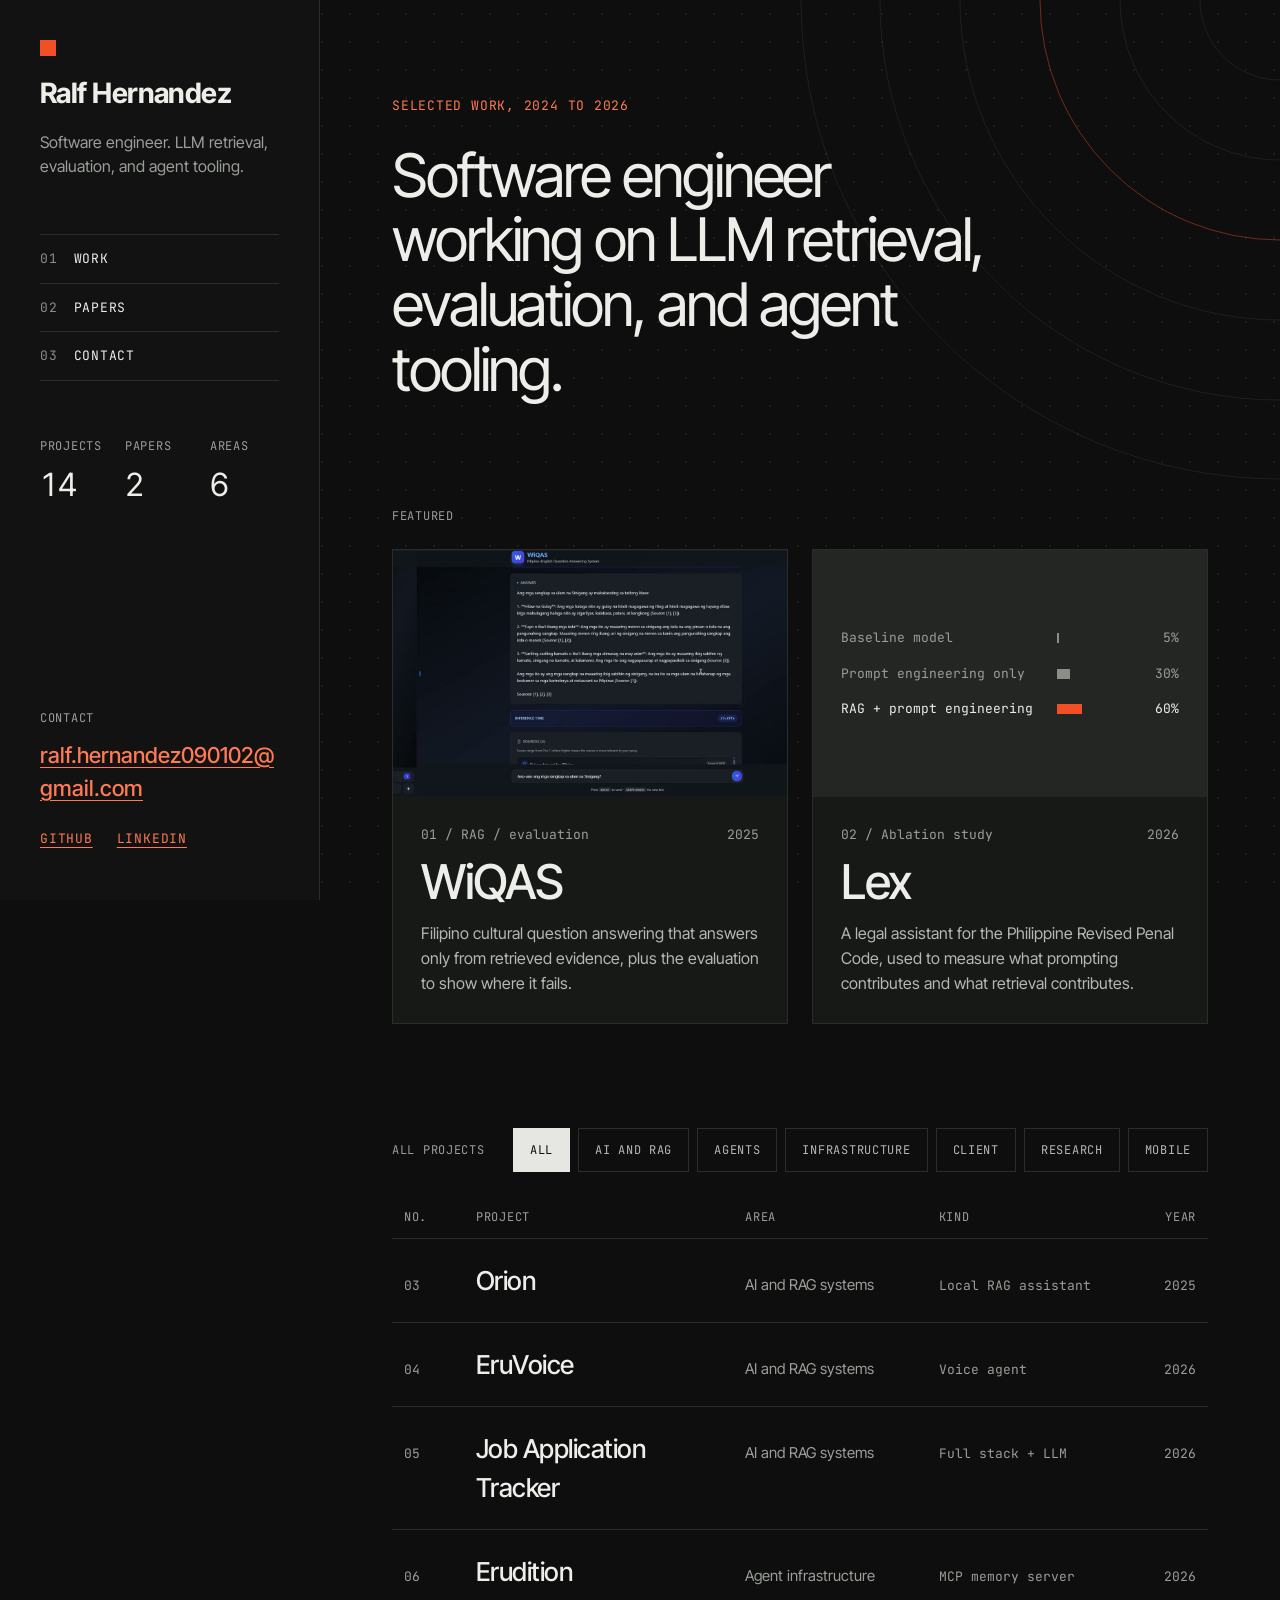
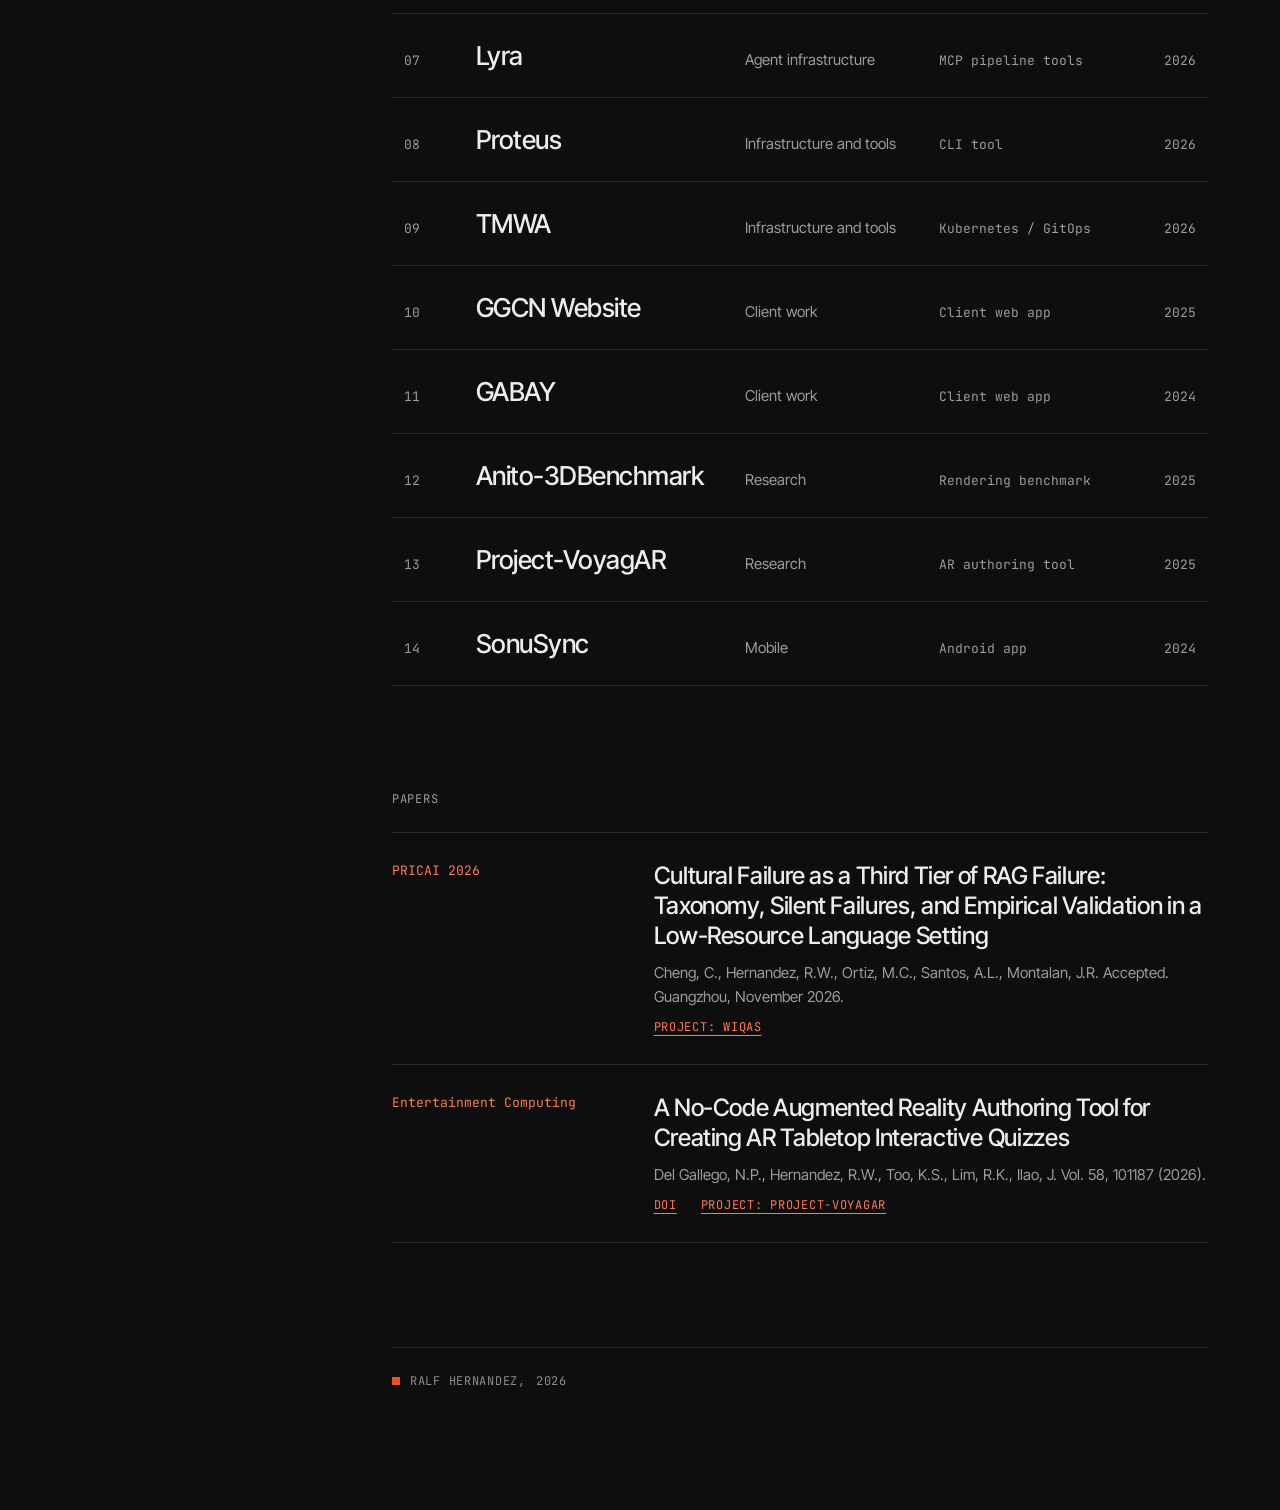
<file: index.html>
<!doctype html>
<html lang="en">
<head>
  <meta charset="utf-8">
  <meta name="viewport" content="width=device-width, initial-scale=1">
  <title>Ralf Hernandez</title>
  <meta name="description" content="Ralf Hernandez, software engineer working on LLM retrieval, evaluation, and agent tooling.">
  <meta property="og:title" content="Ralf Hernandez">
  <meta property="og:description" content="Software engineer working on LLM retrieval, evaluation, and agent tooling.">
  <meta name="theme-color" content="#0D0E0D">
  <link rel="icon" href="favicon.svg" type="image/svg+xml">
  <link rel="preconnect" href="https://fonts.googleapis.com">
  <link rel="preconnect" href="https://fonts.gstatic.com" crossorigin>
  <link href="https://fonts.googleapis.com/css2?family=Inter+Tight:wght@400;500;700&family=JetBrains+Mono:wght@400;500&display=swap" rel="stylesheet">
  <link rel="stylesheet" href="styles.css">
</head>
<body data-page="index">
  <a class="skip" href="#main">Skip to content</a>
  <div class="shell">
    <aside class="side">
      <div class="brand">
        <span class="sq" aria-hidden="true"></span>
        <a class="brand-name" href="./">Ralf Hernandez</a>
        <p class="brand-tag">Software engineer. LLM retrieval, evaluation, and agent tooling.</p>
      </div>
      <nav class="side-nav" aria-label="Sections">
        <a href="#work"><span>01</span>Work</a>
        <a href="#papers"><span>02</span>Papers</a>
        <a href="#contact"><span>03</span>Contact</a>
      </nav>
      <dl class="side-stats" data-stats></dl>
      <div class="side-contact" id="contact">
        <p class="label">Contact</p>
        <a class="email" href="mailto:ralf.hernandez090102@gmail.com">ralf.hernandez090102@gmail.com</a>
        <p class="links"><a href="https://github.com/Ralf090102" target="_blank" rel="noopener">GitHub</a><a href="https://www.linkedin.com/in/ralf-hernandez" target="_blank" rel="noopener">LinkedIn</a></p>
      </div>
    </aside>

    <main id="main" class="content">
      <header class="hero">
        <svg class="rings" aria-hidden="true" viewBox="0 0 480 480" fill="none"><g><circle cx="480" cy="0" r="80"></circle><circle cx="480" cy="0" r="160"></circle><circle cx="480" cy="0" r="320"></circle><circle cx="480" cy="0" r="400"></circle><circle cx="480" cy="0" r="479"></circle></g><circle class="ring-hi" cx="480" cy="0" r="240"></circle></svg>
        <p class="kicker" id="kicker">Selected work</p>
        <h1 class="hero-title">Software engineer working on LLM retrieval, evaluation, and agent tooling.</h1>
        <dl class="hero-stats" data-stats></dl>
      </header>

      <section class="block-stack" aria-labelledby="feat-h" id="featured-section">
        <h2 id="feat-h" class="label">Featured</h2>
        <div class="feat-grid" id="featured"></div>
      </section>

      <section class="block-stack" id="work" aria-labelledby="all-h">
        <div class="list-head">
          <h2 id="all-h" class="label">All projects</h2>
          <div class="filters" role="group" aria-label="Filter by area" id="filters"></div>
        </div>
        <div class="table-wrap">
          <div class="table">
            <div class="t-row t-head" aria-hidden="true"><span>No.</span><span>Project</span><span>Area</span><span>Kind</span><span>Year</span></div>
            <ul class="rows" id="rows"></ul>
            <p class="empty" id="empty" hidden>No other projects in this area. See Featured above.</p>
          </div>
        </div>
        <noscript><p>The project list needs JavaScript. All source code is on <a href="https://github.com/Ralf090102">GitHub</a>.</p></noscript>
      </section>

      <section class="block-stack" id="papers" aria-labelledby="pap-h">
        <h2 id="pap-h" class="label">Papers</h2>
        <div class="papers" id="papers-list"></div>
      </section>

      <section class="contact-card" id="contact-card" aria-labelledby="contact-h">
        <span class="sq" aria-hidden="true"></span>
        <h2 id="contact-h" class="label">Contact</h2>
        <a class="email" href="mailto:ralf.hernandez090102@gmail.com">ralf.hernandez090102@gmail.com</a>
        <p class="links"><a href="https://github.com/Ralf090102" target="_blank" rel="noopener">GitHub</a><a href="https://www.linkedin.com/in/ralf-hernandez" target="_blank" rel="noopener">LinkedIn</a></p>
      </section>

      <footer class="foot"><span><span class="sq" aria-hidden="true"></span>Ralf Hernandez, <span data-year>2026</span></span></footer>
    </main>
  </div>

  <script src="data/projects.js"></script>
  <script src="app.js"></script>
</body>
</html>
</file>
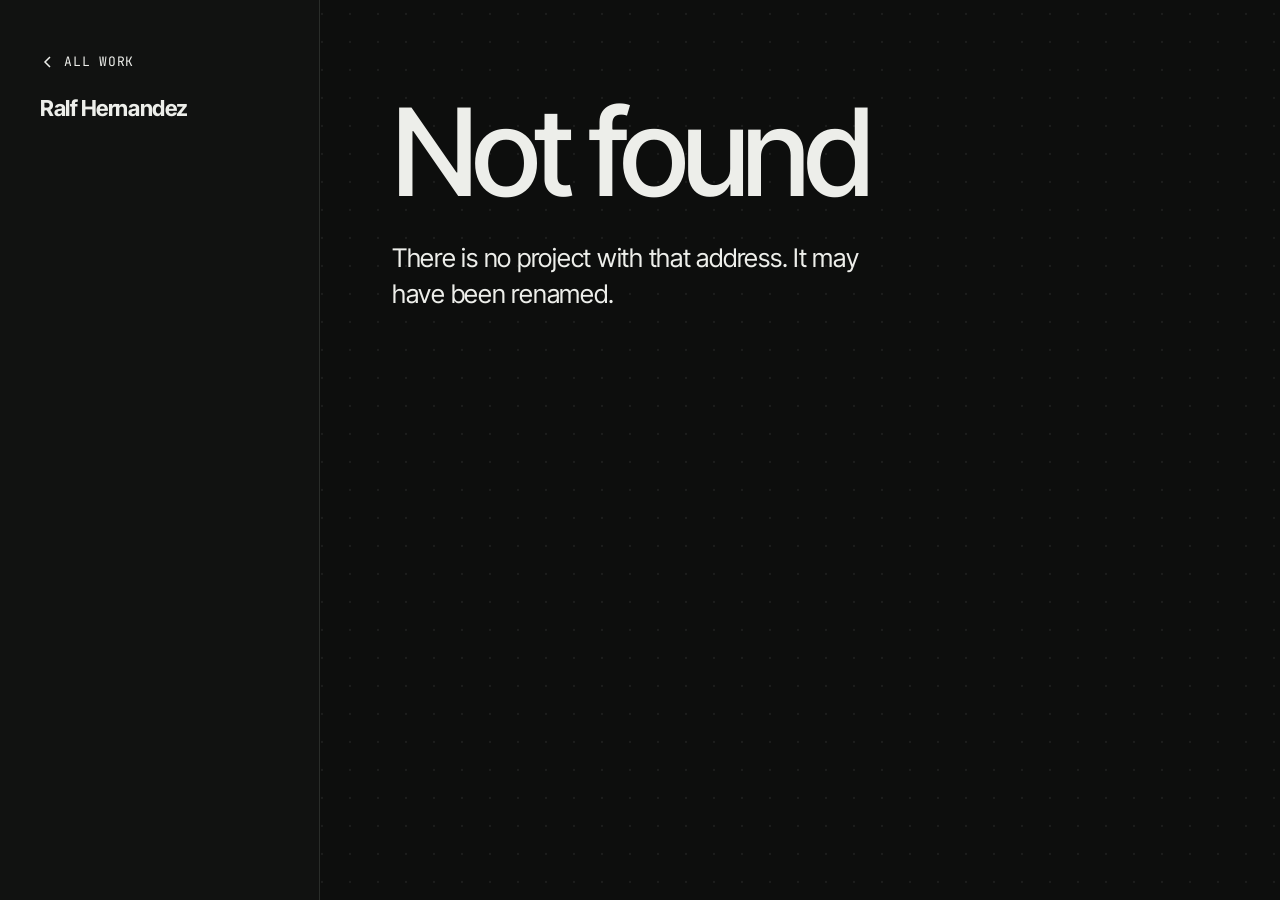
<file: project.html>
<!doctype html>
<html lang="en">
<head>
  <meta charset="utf-8">
  <meta name="viewport" content="width=device-width, initial-scale=1">
  <title>Project | Ralf Hernandez</title>
  <meta name="description" content="A project by Ralf Hernandez.">
  <meta name="theme-color" content="#0D0E0D">
  <link rel="icon" href="favicon.svg" type="image/svg+xml">
  <link rel="preconnect" href="https://fonts.googleapis.com">
  <link rel="preconnect" href="https://fonts.gstatic.com" crossorigin>
  <link href="https://fonts.googleapis.com/css2?family=Inter+Tight:wght@400;500;700&family=JetBrains+Mono:wght@400;500&display=swap" rel="stylesheet">
  <link rel="stylesheet" href="styles.css">
</head>
<body data-page="project">
  <a class="skip" href="#main">Skip to content</a>
  <div class="shell">
    <aside class="side side-case" id="side"></aside>
    <main id="main" class="content"></main>
  </div>

  <script src="data/projects.js"></script>
  <script src="app.js"></script>
</body>
</html>
</file>
<file: styles.css>
/* Dark sidebar design. Source: the "Portfolio Wireframes" canvas, locked 2026-11-11. Tokens and rules: DESIGN.md. */
:root {
  --bg: #0D0E0D;
  --surface: #171917;
  --surface-2: #232623;
  --line: #2A2D2A;
  --line-2: #3A3E3A;
  --text: #EDEEEA;
  --text-body: #D2D5CE;
  --text-soft: #B4B8B1;
  --muted: #9A9E98;
  --bar: #8A8E87;
  --wire: #6E736C;
  --flame: #F15025;
  --flame-text: #FF7A52;
  --flame-hover: #FF9B7A;
  --sans: "Inter Tight", Arial, sans-serif;
  --mono: "JetBrains Mono", ui-monospace, monospace;
  --side: #111211;
  --fast: 200ms;
  --ease: cubic-bezier(.16, 1, .3, 1);
  color-scheme: dark;
}

* { box-sizing: border-box; }
html { scroll-behavior: smooth; }
body { margin: 0; color: var(--text); font: 400 16px/1.5 var(--sans); -webkit-font-smoothing: antialiased; background-color: var(--bg); }
/* The dot grid lives on its own fixed layer, not the body background. Painted on the body, Chromium could
   rasterise it at low resolution during the load animations and only redraw it after a navigation. */
body::before {
  content: ""; position: fixed; inset: 0; z-index: -1; pointer-events: none;
  /* A 28px SVG tile with one dot, not a CSS gradient: the browser decodes it once and reuses it on every page,
     so the grid doesn't have to be re-rasterised on each navigation (the dots used to drop out on fast page changes). */
  background-image: url("data:image/svg+xml,%3Csvg xmlns='http://www.w3.org/2000/svg' width='28' height='28'%3E%3Ccircle cx='14' cy='14' r='1.15' fill='%23E6E7E2' fill-opacity='.07'/%3E%3C/svg%3E");
  background-size: 28px 28px;
}
h1, h2, h3, p, dl, dd, ol, ul, figure { margin: 0; }
p, li { text-wrap: pretty; }
a { color: var(--flame-text); text-decoration-thickness: 1px; text-underline-offset: 4px; }
a, button { transition: color var(--fast) ease-out, background-color var(--fast) ease-out, border-color var(--fast) ease-out, text-decoration-color var(--fast) ease-out; }
a:hover { color: var(--flame-hover); }
:focus-visible { outline: 1px solid var(--flame-text); outline-offset: 3px; }
::selection { background: rgba(241, 80, 37, .35); color: #FFFFFF; }
img, video { display: block; max-width: 100%; }

.skip { position: absolute; left: 16px; top: 12px; z-index: 10; padding: 10px 14px; background: var(--flame); color: var(--bg); text-decoration: none; transform: translateY(-200%); }
.skip:focus { transform: none; }

.label { font-family: var(--mono); font-weight: 400; font-size: 12px; text-transform: uppercase; letter-spacing: 0.06em; color: var(--muted); }
.sq { display: block; width: 16px; height: 16px; background: var(--flame); flex: none; }

/* ---------- Shell: sidebar + content ---------- */
.shell { display: flex; align-items: flex-start; min-height: 100vh; }
.side {
  position: sticky; top: 0; flex: 0 0 320px; height: 100vh; overflow-y: auto;
  padding: 40px; background: var(--side); border-right: 1px solid var(--line);
  display: flex; flex-direction: column; gap: 56px;
}
.content { flex: 1 1 auto; min-width: 0; padding: 40px 72px 120px; display: flex; flex-direction: column; gap: 104px; }

.brand { display: flex; flex-direction: column; gap: 16px; }
.brand-name { font-size: 28px; font-weight: 700; letter-spacing: -0.02em; color: var(--text); text-decoration: none; }
.brand-name:hover { color: var(--text); }
.brand-tag { font-size: 16px; line-height: 1.5; color: var(--muted); }

.side-nav { display: flex; flex-direction: column; font-family: var(--mono); font-size: 13px; text-transform: uppercase; letter-spacing: 0.06em; }
.side-nav a { display: flex; gap: 16px; padding: 14px 0; border-top: 1px solid var(--line); color: var(--text); text-decoration: none; }
.side-nav a:last-child { border-bottom: 1px solid var(--line); }
.side-nav a span { color: var(--bar); transition: color var(--fast) ease-out, transform .3s var(--ease); }
.side-nav a:hover { color: var(--text); }
.side-nav a:hover span, .side-nav a.is-active span { color: var(--flame-text); }
.side-nav a:hover span { transform: translateX(3px); }

.side-stats { display: grid; grid-template-columns: repeat(3, minmax(0, 1fr)); gap: 16px; }
.side-stats dt { font-family: var(--mono); font-size: 12px; text-transform: uppercase; letter-spacing: 0.06em; color: var(--muted); }
.side-stats dd { margin-top: 6px; font-size: 32px; font-weight: 400; letter-spacing: -0.025em; font-variant-numeric: tabular-nums; }

.side-contact { margin-top: auto; display: flex; flex-direction: column; gap: 12px; }
.email { font-size: 22px; font-weight: 500; overflow-wrap: anywhere; }
.links { display: flex; gap: 24px; font-family: var(--mono); font-size: 13px; text-transform: uppercase; letter-spacing: 0.06em; }
.links a { padding: 12px 0; }

/* ---------- Index ---------- */
.hero, .case-head { position: relative; isolation: isolate; }
.hero { display: flex; flex-direction: column; gap: 28px; padding-top: 56px; }
.rings { position: absolute; top: -40px; right: -72px; width: 480px; height: 480px; z-index: -1; pointer-events: none; }
.rings g { stroke: #E6E7E2; stroke-opacity: .08; }
.rings .ring-hi { stroke: var(--flame); stroke-opacity: .45; }
.kicker { font-family: var(--mono); font-size: 13px; text-transform: uppercase; letter-spacing: 0.06em; color: var(--flame-text); }
.hero-title { max-width: 18ch; font-size: clamp(36px, 4.7vw, 68px); font-weight: 400; line-height: 1.08; letter-spacing: -0.035em; }

.block-stack { display: flex; flex-direction: column; gap: 24px; scroll-margin-top: 24px; }

.feat-grid { display: grid; grid-template-columns: repeat(auto-fit, minmax(320px, 1fr)); gap: 24px; }
.card { display: flex; flex-direction: column; background: var(--surface); border: 1px solid var(--line); color: var(--text); text-decoration: none; transition: border-color .25s ease-out, transform .4s var(--ease); }
.card:hover { color: var(--text); border-color: var(--line-2); transform: translateY(-2px); }
/* clip, not hidden: overflow:hidden makes this a scroll container, which would become the view() timeline
   source for the chart bars inside and freeze them part-grown, since it never scrolls. */
.card-media { position: relative; aspect-ratio: 16 / 10; background: var(--surface-2); overflow: hidden; overflow: clip; transition: background-color .3s ease-out; }
.card:hover .card-media { background: var(--line); }
.card-media video, .card-media img { width: 100%; height: 100%; object-fit: cover; }
.card-media .chart { position: absolute; inset: 0; padding: 28px; justify-content: center; }
.card-media .dg { min-width: 0; height: 100%; padding: 12px; }
.card-media-note { position: absolute; left: 16px; bottom: 16px; font-family: var(--mono); font-size: 12px; color: var(--muted); }
.card-body { display: flex; flex-direction: column; gap: 14px; padding: 28px; }
.card-meta { display: flex; justify-content: space-between; gap: 16px; font-family: var(--mono); font-size: 13px; color: var(--muted); }
.card-title { font-size: 48px; font-weight: 500; line-height: 1.02; letter-spacing: -0.03em; }
.card-line { font-size: 16px; line-height: 1.55; color: var(--text-soft); }

.list-head { display: flex; flex-wrap: wrap; justify-content: space-between; align-items: center; gap: 16px; }
.filters { display: flex; flex-wrap: wrap; gap: 8px; }
.filter {
  min-height: 44px; padding: 0 16px; border: 1px solid var(--line); background: transparent; color: var(--text-soft);
  font-family: var(--mono); font-size: 12px; text-transform: uppercase; letter-spacing: 0.06em; cursor: pointer;
}
.filter:hover { border-color: var(--wire); color: var(--text); }
.filter[aria-pressed="true"] { background: #E6E7E2; border-color: #E6E7E2; color: var(--bg); }

.table-wrap { overflow-x: auto; }
.table { min-width: 680px; }
.t-row { display: grid; grid-template-columns: 56px 2fr 1.4fr 1.4fr 64px; gap: 16px; align-items: baseline; }
.t-head { padding: 12px; border-bottom: 1px solid var(--line); font-family: var(--mono); font-size: 12px; text-transform: uppercase; letter-spacing: 0.06em; color: var(--muted); }
.t-head span:last-child, .t-year { text-align: right; }
.rows { list-style: none; padding: 0; }
.rows li { border-bottom: 1px solid var(--line); transition: background-color var(--fast) ease-out; }
.rows li[hidden] { display: none; }
.rows li:hover, .rows li:focus-within { background: var(--surface); }
.rows a { padding: 22px 12px; color: var(--text); text-decoration: none; }
.t-n { font-family: var(--mono); font-size: 13px; color: var(--muted); transition: color var(--fast) ease-out; }
.rows li:hover .t-n, .rows li:focus-within .t-n { color: var(--flame-text); }
.t-title { font-size: 26px; font-weight: 500; letter-spacing: -0.02em; transition: transform .3s var(--ease); }
.rows li:hover .t-title, .rows li:focus-within .t-title { transform: translateX(6px); }
.t-area { font-size: 15px; color: var(--muted); }
.t-kind, .t-year { font-family: var(--mono); font-size: 13px; color: var(--muted); }
.t-sub { display: none; }
.empty { padding: 22px 12px; font-family: var(--mono); font-size: 13px; color: var(--muted); }

.papers { display: flex; flex-direction: column; }
.paper { display: flex; flex-wrap: wrap; gap: 12px 48px; padding: 28px 0; border-top: 1px solid var(--line); }
.paper:last-child { border-bottom: 1px solid var(--line); }
.paper-venue { flex: 1 1 180px; font-family: var(--mono); font-size: 13px; color: var(--flame-text); }
.paper-body { flex: 4 1 420px; display: flex; flex-direction: column; gap: 10px; }
.paper-title { font-size: 24px; font-weight: 500; line-height: 1.25; letter-spacing: -0.015em; }
.paper-meta { font-size: 15px; line-height: 1.55; color: var(--muted); }
.paper-links { display: flex; flex-wrap: wrap; gap: 24px; font-family: var(--mono); font-size: 12px; text-transform: uppercase; letter-spacing: 0.06em; }

/* Phone-only blocks: stats under the hero, contact card at the end. */
.hero-stats, .contact-card { display: none; }

/* ---------- Case page ---------- */
.side-case { gap: 48px; }
.side-top { display: flex; flex-direction: column; gap: 8px; }
.back { display: inline-flex; align-items: center; gap: 8px; padding: 12px 0; font-family: var(--mono); font-size: 13px; text-transform: uppercase; letter-spacing: 0.06em; color: var(--text); text-decoration: none; }
.back svg { transition: transform .3s var(--ease); }
.back:hover { color: var(--text); }
.back:hover svg { transform: translateX(-3px); }
.case-name { font-size: 22px; font-weight: 700; letter-spacing: -0.02em; color: var(--text); text-decoration: none; }
.case-name:hover { color: var(--text); }
.details { display: flex; flex-direction: column; gap: 22px; }
.details dt { font-family: var(--mono); font-size: 12px; text-transform: uppercase; letter-spacing: 0.06em; color: var(--muted); }
.details dd { margin-top: 6px; font-size: 16px; overflow-wrap: anywhere; }
.details dd.num { font-family: var(--mono); font-size: 14px; }
.tags { display: flex; flex-wrap: wrap; gap: 6px; }
.details dd.tags { margin-top: 8px; }
.tag { border: 1px solid var(--line-2); padding: 4px 8px; font-family: var(--mono); font-size: 12px; text-transform: uppercase; }

.case-head { display: flex; flex-direction: column; gap: 24px; padding-top: 56px; }
.case-kicker { display: flex; flex-wrap: wrap; align-items: center; gap: 16px; font-family: var(--mono); font-size: 13px; text-transform: uppercase; letter-spacing: 0.06em; color: var(--muted); }
.feat-tag { border: 1px solid #6B3A28; color: var(--flame-text); padding: 3px 8px; }
.case-title { font-size: clamp(56px, 9.5vw, 136px); font-weight: 500; line-height: 0.92; letter-spacing: -0.05em; overflow-wrap: anywhere; }
.case-lead { margin-top: 8px; max-width: 34ch; font-size: clamp(20px, 2vw, 26px); line-height: 1.4; letter-spacing: -0.01em; }

.fig { display: flex; flex-direction: column; gap: 14px; }
.fig-frame { background: var(--surface); border: 1px solid var(--line); }
.fig-frame video, .fig-frame img { width: 100%; height: auto; }
.fig-frame.is-diagram { padding: 32px; overflow-x: auto; }
.fig-frame.is-chart { padding: 28px; }
.fig-cap, .chart-cap { font-family: var(--mono); font-size: 13px; line-height: 1.5; color: var(--muted); }
.fig-cap b, .chart-cap b { font-weight: 400; color: var(--text); margin-right: 1.5ch; }
.fig.is-portrait { align-items: center; gap: 24px; scroll-margin-top: 24px; }
.fig.is-portrait .fig-frame { width: 300px; max-width: 100%; background: transparent; border: 0; }
.fig.is-portrait .fig-cap { max-width: 480px; text-align: center; display: flex; flex-direction: column; align-items: center; gap: 8px; }
.fig.is-portrait .fig-cap b { margin: 0; }

.stats { display: grid; grid-template-columns: repeat(auto-fit, minmax(200px, 1fr)); gap: 1px; background: var(--line); border: 1px solid var(--line); }
.stats div { background: var(--bg); padding: 32px 24px; display: flex; flex-direction: column-reverse; gap: 10px; }
.stats dt { font-family: var(--mono); font-size: 13px; line-height: 1.4; min-height: 2.8em; color: var(--muted); }
.stats dd { font-size: 52px; font-weight: 400; line-height: 1; letter-spacing: -0.035em; font-variant-numeric: tabular-nums; }
.stats .is-hi dd { color: var(--flame-text); }

.sec { display: flex; flex-wrap: wrap; gap: 24px 48px; border-top: 1px solid var(--line); padding-top: 28px; scroll-margin-top: 24px; }
.sec-h { flex: 1 1 200px; display: flex; gap: 16px; align-items: baseline; font-size: 30px; font-weight: 500; letter-spacing: -0.02em; }
.sec-h span { font-family: var(--mono); font-size: 14px; color: var(--flame-text); }
.sec-body { flex: 3 1 420px; min-width: 0; font-size: 18px; line-height: 1.65; color: var(--text-body); }
.sec-body p { max-width: 64ch; }
.cards { list-style: none; padding: 0; display: grid; grid-template-columns: repeat(auto-fit, minmax(260px, 1fr)); gap: 16px; }
.cards li { background: var(--surface); border: 1px solid var(--line); padding: 24px; display: flex; flex-direction: column; gap: 12px; font-size: 17px; line-height: 1.55; transition: border-color .25s ease-out; }
.cards li:hover { border-color: var(--line-2); }
.cards .card-n { font-family: var(--mono); font-size: 13px; color: var(--bar); }
.results { display: flex; flex-direction: column; gap: 28px; }

/* Charts */
.chart-box { background: var(--surface); border: 1px solid var(--line); padding: 28px; display: flex; flex-direction: column; gap: 16px; }
.cards .chart-box { background: var(--bg); padding: 20px; }
.chart { display: flex; flex-direction: column; gap: 16px; }
.chart-row { display: grid; grid-template-columns: minmax(8rem, 200px) 1fr 64px; gap: 16px; align-items: center; font-family: var(--mono); font-size: 13px; color: var(--muted); }
.chart-row.is-hi { color: var(--text); }
.chart-track { display: block; height: 10px; background: var(--surface-2); }
.chart-bar { display: block; height: 10px; width: var(--w); background: var(--bar); transform-origin: 0 50%; }
.chart-row.is-hi .chart-bar { background: var(--flame); }
.chart-val { text-align: right; font-variant-numeric: tabular-nums; }
.chart-cap { font-size: 12px; }

.pager { display: grid; grid-template-columns: repeat(auto-fit, minmax(260px, 1fr)); gap: 1px; background: var(--line); border: 1px solid var(--line); }
.pager a { background: var(--bg); padding: 32px; display: flex; flex-direction: column; gap: 10px; color: var(--text); text-decoration: none; }
.pager a + a { background: var(--surface); align-items: flex-end; text-align: right; }
.pager a:hover { background: #1C1E1C; color: var(--text); }
.pager strong { transition: transform .35s var(--ease); }
.pager a:first-child:hover strong { transform: translateX(-4px); }
.pager a + a:hover strong { transform: translateX(4px); }
.pager span { font-family: var(--mono); font-size: 12px; text-transform: uppercase; letter-spacing: 0.06em; color: var(--muted); }
.pager a + a span { color: var(--flame-text); }
.pager strong { font-size: 32px; font-weight: 400; letter-spacing: -0.025em; }

.foot { display: flex; flex-wrap: wrap; justify-content: space-between; gap: 12px; padding-top: 24px; border-top: 1px solid var(--line); font-family: var(--mono); font-size: 12px; letter-spacing: 0.06em; text-transform: uppercase; color: var(--bar); }
.foot span { display: inline-flex; align-items: center; gap: 10px; }
.foot .sq { width: 8px; height: 8px; }

/* System diagrams (inlined SVG, coloured by these tokens) */
.dg { display: block; width: 100%; min-width: 720px; height: auto; }
.dg-box { fill: var(--bg); stroke: var(--line-2); stroke-width: 1.25; }
.dg-hi { stroke: var(--flame); stroke-width: 2; animation: rh-glow 4s ease-in-out 1.2s infinite alternate both; }
.dg-frame { fill: none; stroke: var(--wire); stroke-width: 1.25; stroke-dasharray: 5 5; }
.dg-t { font-family: var(--sans); font-size: 15px; font-weight: 700; fill: var(--text); }
.dg-s, .dg-l, .dg-k { font-family: var(--mono); font-size: 11px; fill: var(--muted); }
.dg-k { letter-spacing: .06em; }
.dg-e { fill: none; stroke: var(--wire); stroke-width: 1.25; }
.dg-arrow { fill: var(--wire); }

/* ---------- Phone ---------- */
@media (max-width: 900px) {
  .shell { flex-direction: column; align-items: stretch; max-width: 560px; margin: 0 auto; padding: 0 20px 64px; gap: 56px; }
  .side { position: static; height: auto; overflow: visible; flex: none; padding: 24px 0 0; background: transparent; border-right: 0; gap: 20px; }
  .content { padding: 0; gap: 56px; }
  .rings { top: -56px; right: -20px; width: 220px; height: 220px; }

  /* Index: the sidebar becomes the header bar. */
  [data-page="index"] .side { border-bottom: 1px solid var(--line); }
  [data-page="index"] .brand { flex-direction: row; align-items: center; gap: 12px; }
  [data-page="index"] .brand .sq { width: 14px; height: 14px; }
  [data-page="index"] .brand-name { font-size: 20px; }
  [data-page="index"] .brand-tag, [data-page="index"] .side-stats, [data-page="index"] .side-contact { display: none; }
  [data-page="index"] .side-nav { flex-direction: row; font-size: 12px; }
  [data-page="index"] .side-nav a { flex: 1; gap: 8px; border: 0; padding-left: 0; }

  .hero { gap: 20px; padding-top: 0; }
  .kicker { font-size: 12px; }
  .hero-stats { display: grid; grid-template-columns: repeat(3, minmax(0, 1fr)); gap: 1px; margin-top: 8px; background: var(--line); border: 1px solid var(--line); }
  .hero-stats div { background: var(--bg); padding: 14px; }
  .hero-stats dt { font-family: var(--mono); font-size: 12px; text-transform: uppercase; color: var(--muted); }
  .hero-stats dd { margin-top: 4px; font-size: 28px; font-weight: 400; }

  .feat-grid { grid-template-columns: 1fr; gap: 16px; }
  .card-body { padding: 20px; gap: 10px; }
  .card-meta { font-size: 12px; }
  .card-title { font-size: 34px; line-height: 1.05; }
  .card:hover { transform: none; }

  .filters { flex-wrap: nowrap; overflow-x: auto; padding-bottom: 4px; width: 100%; }
  .filter { flex: 0 0 auto; padding: 0 14px; white-space: nowrap; }
  .table { min-width: 0; }
  .t-head { display: none; }
  .rows { border-top: 1px solid var(--line); }
  .rows .t-row { grid-template-columns: 32px 1fr; gap: 4px 12px; padding: 16px 0; }
  .rows li:hover, .rows li:focus-within { background: transparent; }
  .rows li:active { background: var(--surface); }
  .rows li:hover .t-title, .rows li:focus-within .t-title { transform: none; }
  .t-n { grid-row: 1 / 3; padding-top: 6px; font-size: 12px; color: var(--flame-text); }
  .t-title { font-size: 22px; }
  .t-area, .t-kind, .t-year { display: none; }
  .t-sub { display: block; font-family: var(--mono); font-size: 12px; color: var(--muted); }
  .empty { padding: 16px 0; }

  .paper { flex-direction: column; gap: 10px; padding: 20px 0; }
  .paper-venue { flex: none; font-size: 12px; }
  .paper-body { flex: none; }
  .paper-title { font-size: 20px; line-height: 1.3; }
  .paper-meta { display: none; }
  .paper-links a { display: inline-block; padding: 12px 0; }

  .contact-card { display: flex; flex-direction: column; gap: 12px; background: var(--surface); border: 1px solid var(--line); padding: 24px; }
  .contact-card .sq { width: 14px; height: 14px; }
  .contact-card .email { font-size: 24px; }
  .contact-card .links { font-size: 12px; }

  /* Case page: back link, then the title and one-liner, then the details and section links, then the content.
     The sidebar and main column dissolve (display: contents) so their children can be reordered without
     touching the markup; the desktop order is unchanged. */
  [data-page="project"] .shell { gap: 40px; }
  [data-page="project"] .side, [data-page="project"] .content { display: contents; }
  [data-page="project"] .side-top { order: 0; padding-top: 24px; }
  [data-page="project"] .case-head { order: 1; }
  [data-page="project"] .details { order: 2; display: grid; grid-template-columns: repeat(2, minmax(0, 1fr)); gap: 20px 16px; padding-top: 24px; border-top: 1px solid var(--line); }
  [data-page="project"] .details > div:has(.tags) { grid-column: 1 / -1; }
  [data-page="project"] .side-nav { order: 3; }
  [data-page="project"] .content > :not(.case-head) { order: 4; }
  .case-head { padding-top: 0; }
  .fig.is-portrait .fig-frame { max-width: 300px; }
  .stats dd { font-size: 40px; }
  .hero-title { font-size: 36px; line-height: 1.15; letter-spacing: -0.03em; }
  .sec-h { font-size: 26px; }
  .chart-box { padding: 20px; }
  .chart-row { grid-template-columns: 1fr 56px; gap: 6px 12px; }
  .chart-row > span:first-child { grid-column: 1 / -1; }
  .pager strong { font-size: 26px; }
  .pager a { padding: 24px; }
}

/* ---------- Motion ---------- */
@keyframes rh-rise { from { opacity: 0; transform: translateY(14px); } to { opacity: 1; transform: none; } }
@keyframes rh-ring { from { opacity: 0; transform: scale(.94); } to { opacity: 1; transform: none; } }
@keyframes rh-breathe { from { opacity: .5; } to { opacity: 1; } }
@keyframes rh-grow { from { transform: scaleX(0); } to { transform: scaleX(1); } }
@keyframes rh-glow { from { stroke: #B8441F; } to { stroke: #F15025; } }

/* Load: sidebar then content rise in, staggered. */
.side > * { animation: rh-rise .7s var(--ease) both; }
.side > *:nth-child(2) { animation-delay: .06s; }
.side > *:nth-child(3) { animation-delay: .12s; }
.side > *:nth-child(n+4) { animation-delay: .18s; }
.content > * { animation: rh-rise .8s var(--ease) both; }
.content > *:nth-child(1) { animation-delay: .08s; }
.content > *:nth-child(2) { animation-delay: .18s; }
.content > *:nth-child(3) { animation-delay: .28s; }
.content > *:nth-child(n+4) { animation-delay: .36s; }
.rings { transform-origin: 100% 0; animation: rh-ring 1.6s var(--ease) .1s both; }
.rings .ring-hi { animation: rh-breathe 6s ease-in-out 1.7s infinite alternate both; }
.chart-bar { animation: rh-grow 1.1s var(--ease) .5s both; }

/* Where supported, blocks below the fold rise and bars grow as they scroll into view instead. */
@supports (animation-timeline: view()) {
  .content > *:nth-child(n+3) { animation: rh-rise linear both; animation-timeline: view(); animation-range: entry 0% entry 35%; }
  .chart-bar { animation: rh-grow linear both; animation-timeline: view(); animation-range: entry 20% cover 45%; }
}

@media (prefers-reduced-motion: reduce) {
  html { scroll-behavior: auto; }
  *, *::before, *::after { animation: none !important; transition: none !important; }
}
</file>
